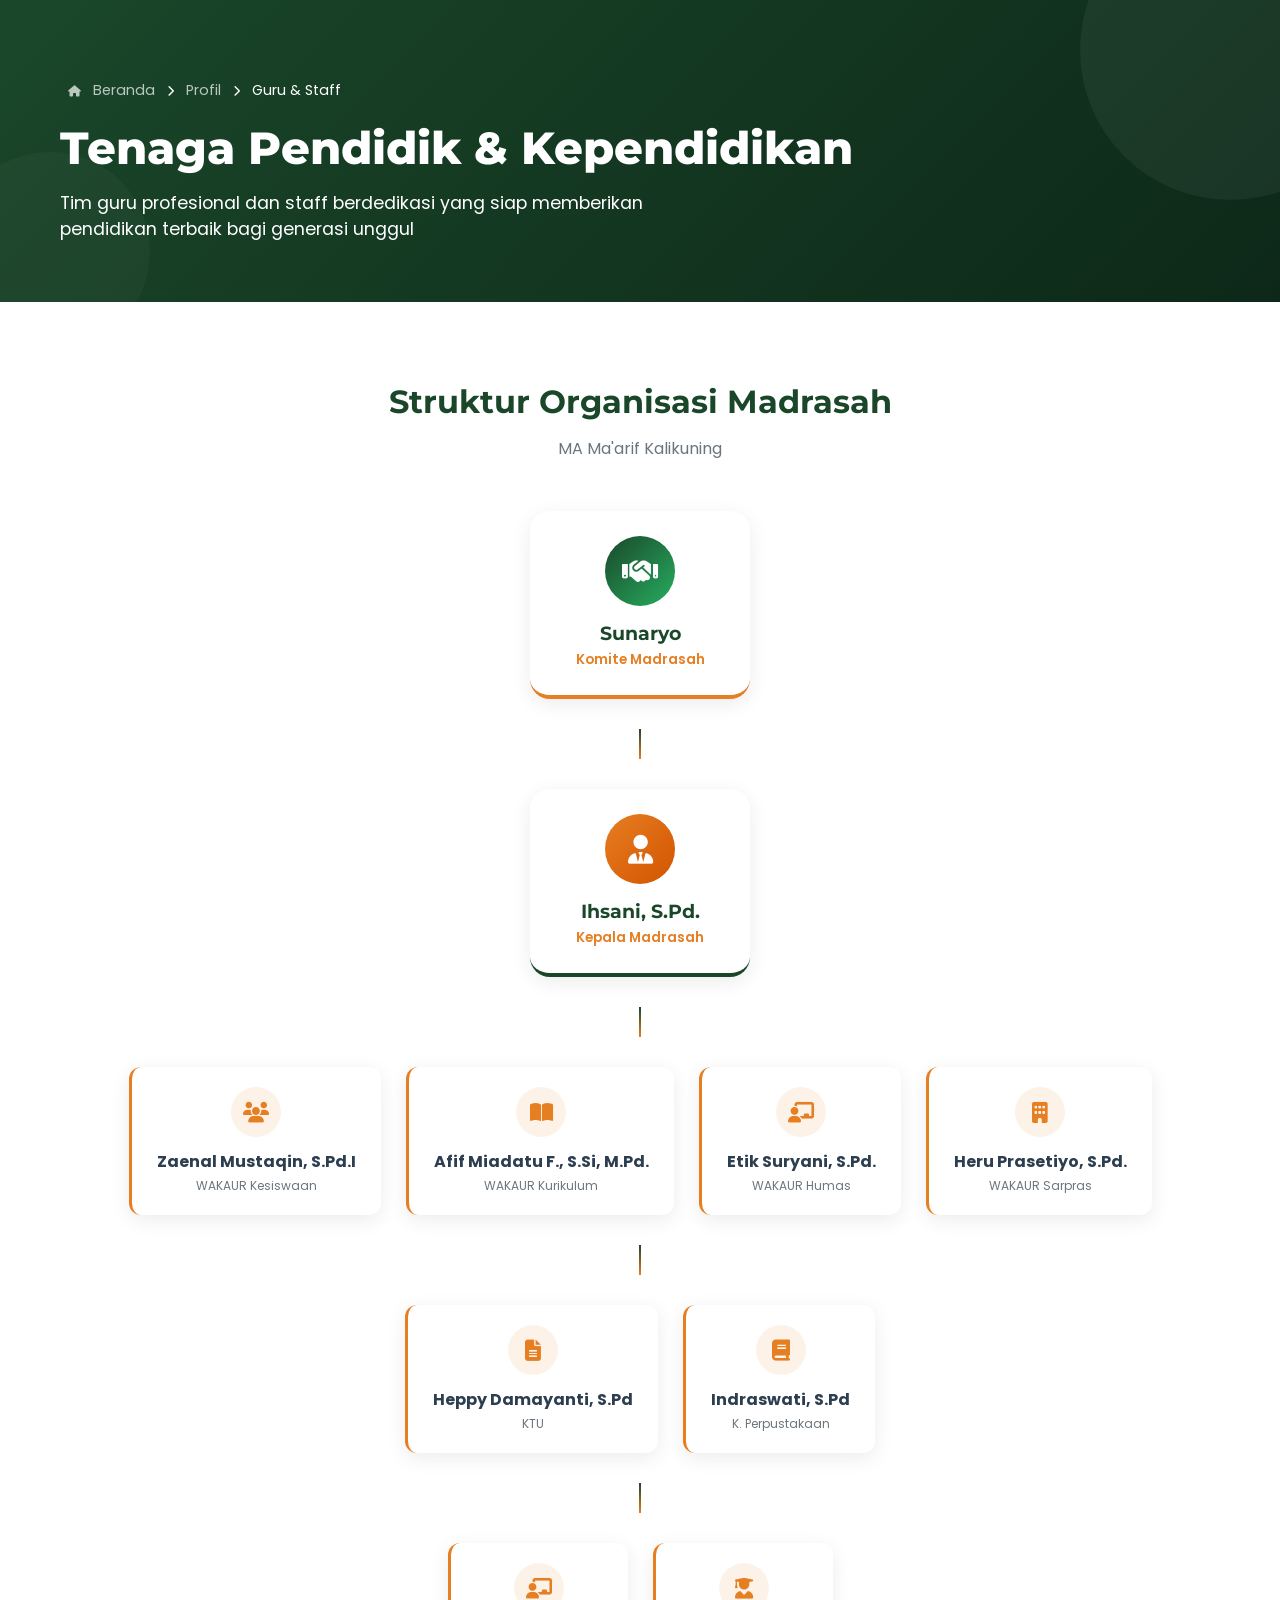
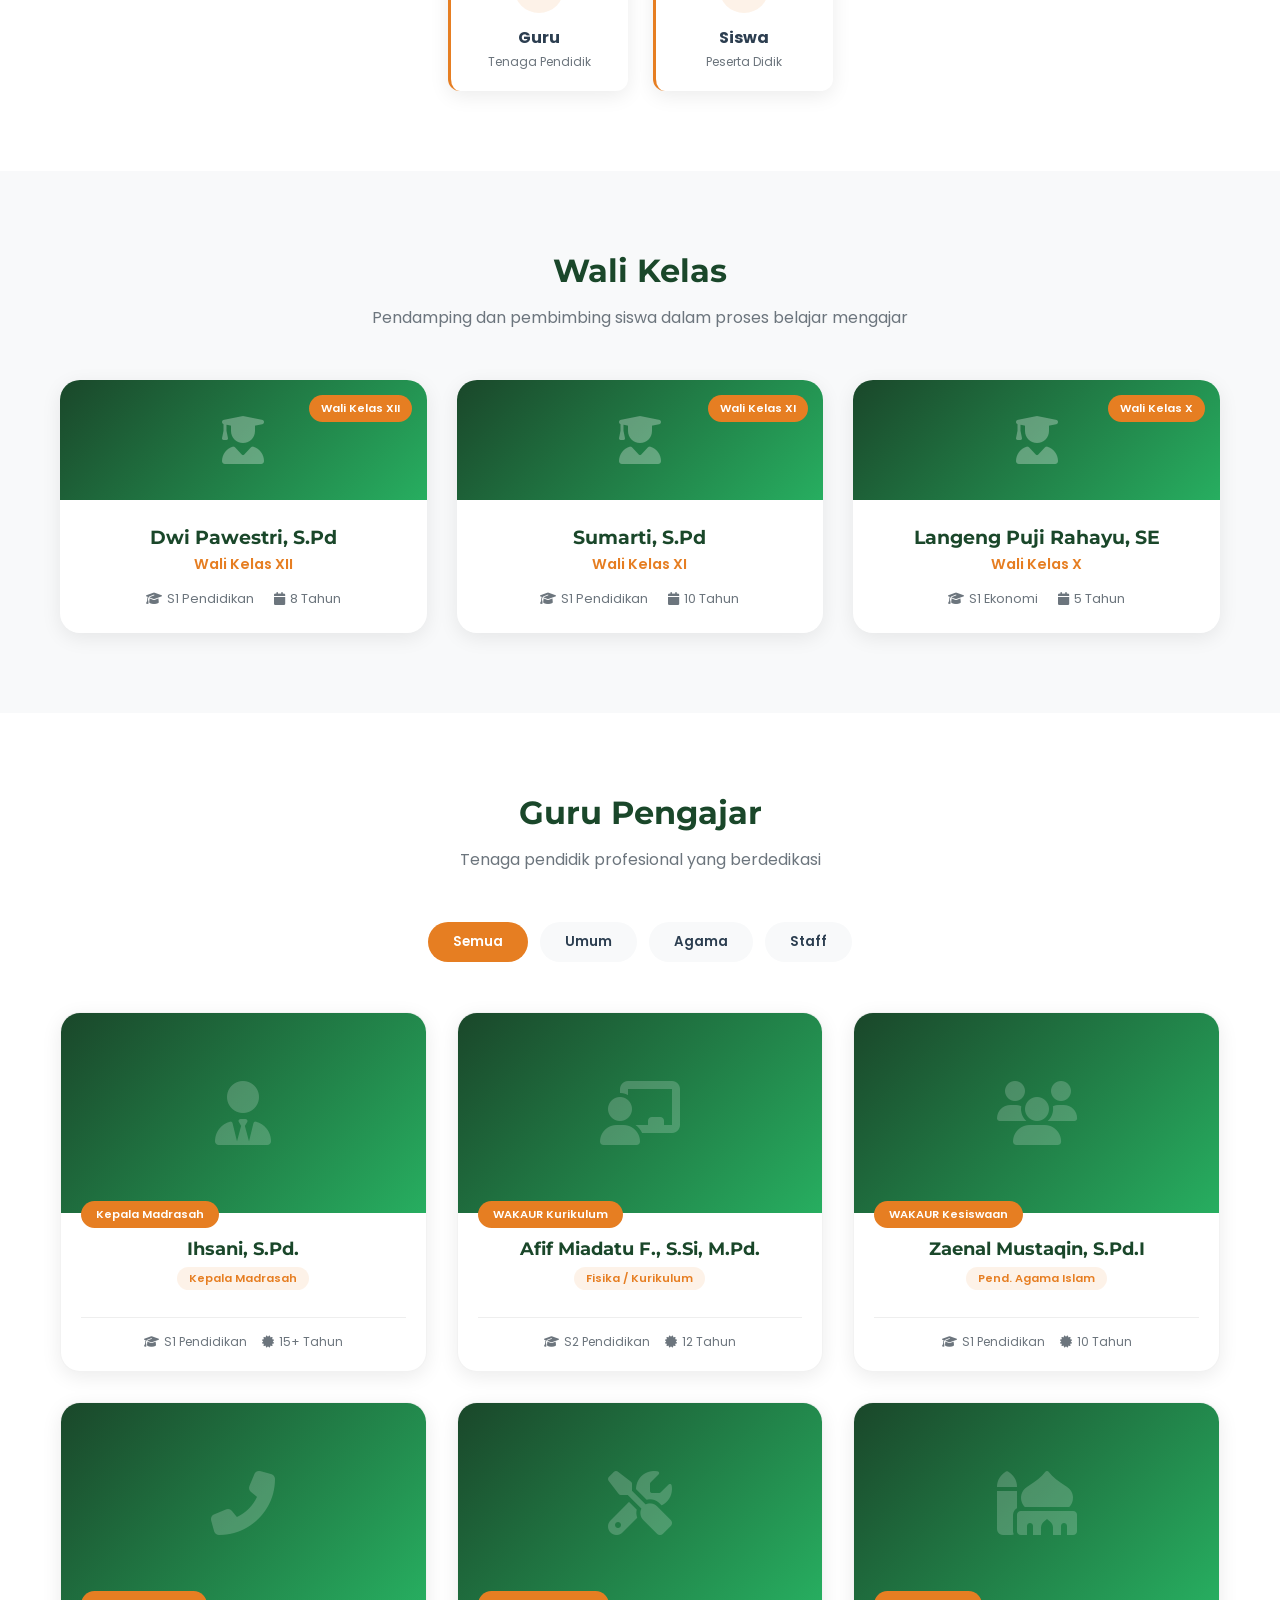
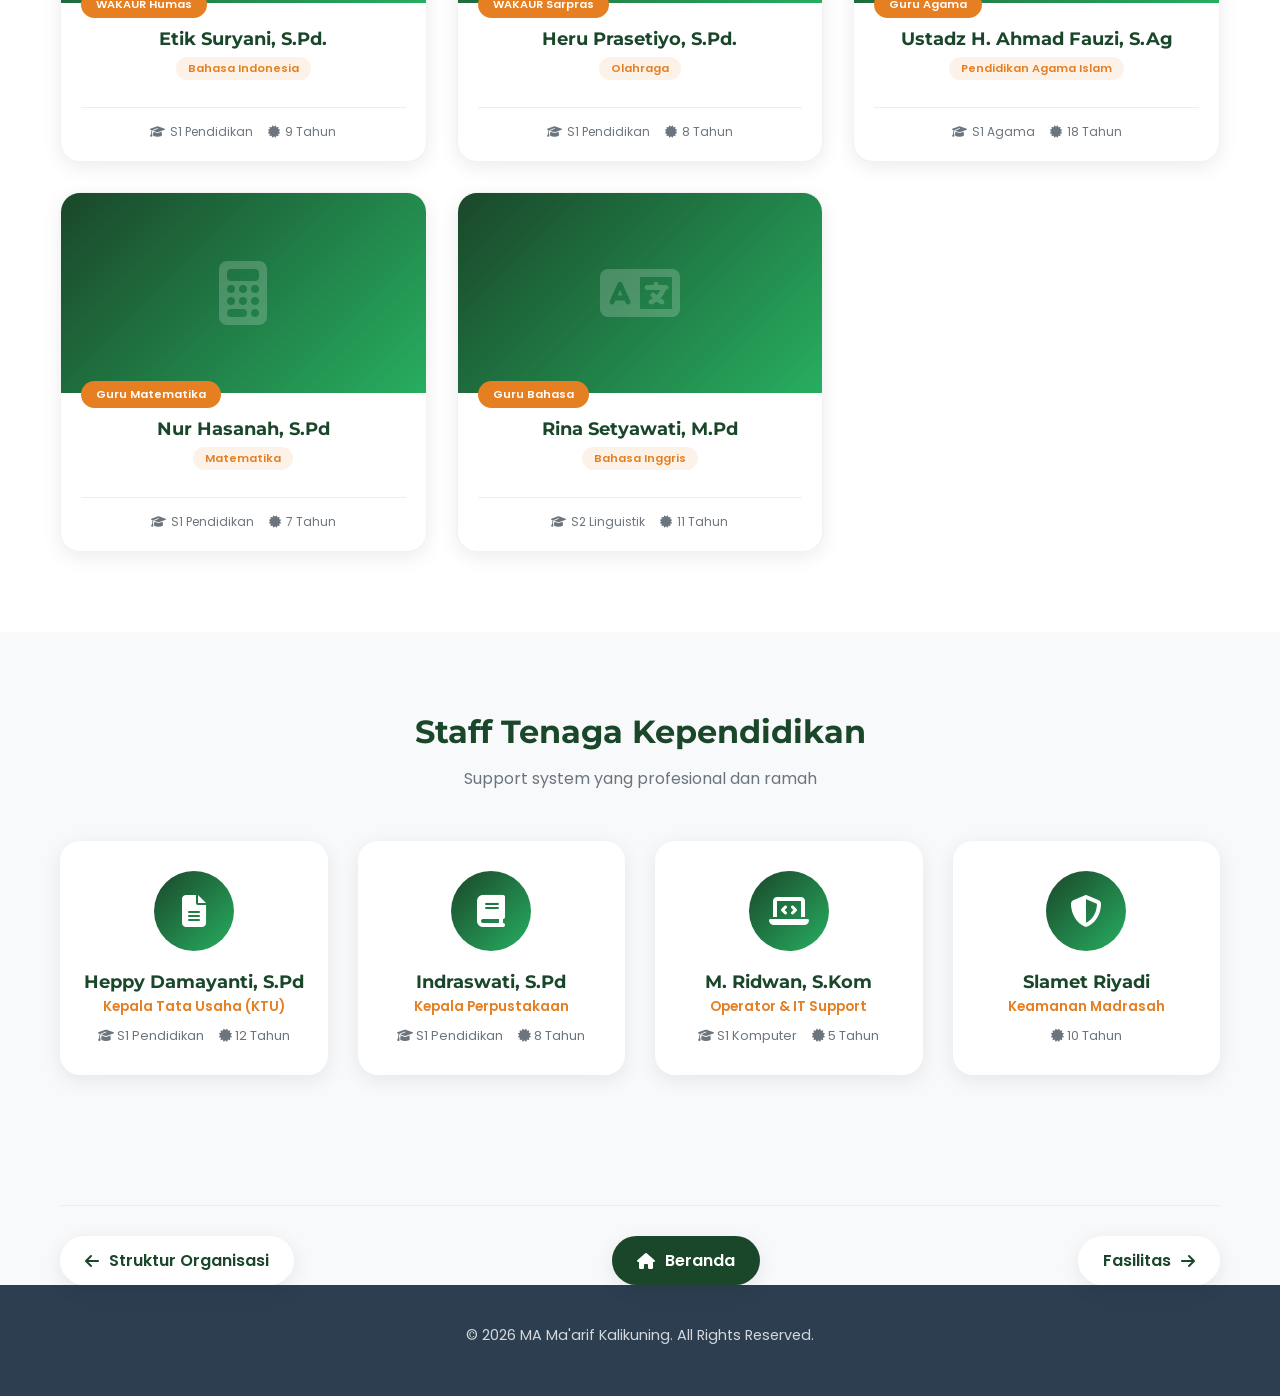
<file: guru.html>
<!DOCTYPE html>
<html lang="id">
<head>
    <meta charset="UTF-8">
    <meta name="viewport" content="width=device-width, initial-scale=1.0">
    <title>Guru & Staff - MA Ma'arif Kalikuning</title>
    
    <!-- Fonts & Icons -->
    <link href="https://fonts.googleapis.com/css2?family=Montserrat:wght@400;500;600;700;800&family=Poppins:wght@300;400;500;600&display=swap" rel="stylesheet">
    <link rel="stylesheet" href="https://cdnjs.cloudflare.com/ajax/libs/font-awesome/6.4.0/css/all.min.css">
    <link rel="stylesheet" href="https://unpkg.com/aos@next/dist/aos.css" />
    
    <style>
        * {
            margin: 0;
            padding: 0;
            box-sizing: border-box;
        }

        :root {
            --primary: #1a472a;
            --primary-dark: #0d2818;
            --secondary: #e67e22;
            --secondary-dark: #d35400;
            --accent: #27ae60;
            --dark: #2c3e50;
            --gray: #6c757d;
            --light: #f8f9fa;
            --white: #ffffff;
            --shadow: 0 5px 20px rgba(0,0,0,0.08);
            --shadow-lg: 0 10px 30px rgba(0,0,0,0.12);
            --radius: 12px;
            --radius-lg: 20px;
        }

        body {
            font-family: 'Poppins', sans-serif;
            color: #333;
            background: var(--light);
            overflow-x: hidden;
        }

        .container {
            max-width: 1200px;
            margin: 0 auto;
            padding: 0 20px;
        }

        /* ===== HEADER ===== */
        .page-header {
            background: linear-gradient(135deg, var(--primary), var(--primary-dark));
            padding: 80px 0 60px;
            color: var(--white);
            position: relative;
            overflow: hidden;
        }

        .page-header::before {
            content: '';
            position: absolute;
            top: 0;
            right: 0;
            width: 300px;
            height: 300px;
            background: rgba(255,255,255,0.05);
            border-radius: 50%;
            transform: translate(100px, -100px);
        }

        .page-header::after {
            content: '';
            position: absolute;
            bottom: 0;
            left: 0;
            width: 200px;
            height: 200px;
            background: rgba(255,255,255,0.03);
            border-radius: 50%;
            transform: translate(-50px, 50px);
        }

        .breadcrumb {
            margin-bottom: 20px;
            font-size: 0.9rem;
        }

        .breadcrumb a {
            color: rgba(255,255,255,0.7);
            text-decoration: none;
            transition: 0.3s;
        }

        .breadcrumb a:hover {
            color: var(--secondary);
        }

        .breadcrumb i {
            margin: 0 8px;
            font-size: 0.7rem;
        }

        .breadcrumb span {
            color: var(--white);
        }

        .page-title {
            font-size: 2.8rem;
            font-weight: 800;
            margin-bottom: 15px;
            font-family: 'Montserrat', sans-serif;
        }

        .page-subtitle {
            font-size: 1.1rem;
            opacity: 0.9;
            max-width: 600px;
        }

        /* ===== STRUCTURE CHART ===== */
        .structure-section {
            padding: 80px 0;
            background: var(--white);
        }

        .section-title {
            text-align: center;
            font-size: 2rem;
            color: var(--primary);
            margin-bottom: 15px;
            font-family: 'Montserrat', sans-serif;
        }

        .section-subtitle {
            text-align: center;
            color: var(--gray);
            margin-bottom: 50px;
        }

        /* Org Chart */
        .org-chart {
            display: flex;
            flex-direction: column;
            align-items: center;
            gap: 30px;
        }

        .org-level {
            display: flex;
            justify-content: center;
            flex-wrap: wrap;
            gap: 30px;
        }

        .org-card {
            background: var(--white);
            border-radius: var(--radius-lg);
            box-shadow: var(--shadow);
            padding: 25px 35px;
            text-align: center;
            transition: all 0.3s;
            border-bottom: 4px solid var(--secondary);
            min-width: 220px;
        }

        .org-card:hover {
            transform: translateY(-5px);
            box-shadow: var(--shadow-lg);
        }

        .org-icon {
            width: 70px;
            height: 70px;
            background: linear-gradient(135deg, var(--primary), var(--accent));
            border-radius: 50%;
            display: flex;
            align-items: center;
            justify-content: center;
            margin: 0 auto 15px;
        }

        .org-icon i {
            font-size: 1.8rem;
            color: var(--white);
        }

        .org-name {
            font-size: 1.2rem;
            font-weight: 700;
            color: var(--primary);
            margin-bottom: 5px;
            font-family: 'Montserrat', sans-serif;
        }

        .org-position {
            font-size: 0.85rem;
            color: var(--secondary);
            font-weight: 600;
        }

        .connector-line {
            width: 2px;
            height: 30px;
            background: linear-gradient(to bottom, var(--primary), var(--secondary));
            margin: 0 auto;
        }

        .org-row {
            display: flex;
            justify-content: center;
            flex-wrap: wrap;
            gap: 25px;
        }

        .org-sub-card {
            background: var(--white);
            border-radius: var(--radius);
            box-shadow: var(--shadow);
            padding: 20px 25px;
            text-align: center;
            min-width: 180px;
            border-left: 3px solid var(--secondary);
            transition: all 0.3s;
        }

        .org-sub-card:hover {
            transform: translateY(-3px);
            box-shadow: var(--shadow-lg);
        }

        .org-sub-icon {
            width: 50px;
            height: 50px;
            background: rgba(230,126,34,0.1);
            border-radius: 50%;
            display: flex;
            align-items: center;
            justify-content: center;
            margin: 0 auto 12px;
        }

        .org-sub-icon i {
            font-size: 1.3rem;
            color: var(--secondary);
        }

        .org-sub-name {
            font-size: 1rem;
            font-weight: 700;
            color: var(--dark);
            margin-bottom: 3px;
        }

        .org-sub-position {
            font-size: 0.75rem;
            color: var(--gray);
        }

        /* ===== WALI KELAS SECTION ===== */
        .walikelas-section {
            padding: 80px 0;
            background: var(--light);
        }

        .walikelas-grid {
            display: grid;
            grid-template-columns: repeat(auto-fit, minmax(280px, 1fr));
            gap: 30px;
            margin-top: 40px;
        }

        .walikelas-card {
            background: var(--white);
            border-radius: var(--radius-lg);
            overflow: hidden;
            box-shadow: var(--shadow);
            transition: all 0.3s;
            position: relative;
        }

        .walikelas-card:hover {
            transform: translateY(-5px);
            box-shadow: var(--shadow-lg);
        }

        .walikelas-badge {
            position: absolute;
            top: 15px;
            right: 15px;
            background: var(--secondary);
            color: var(--white);
            padding: 5px 12px;
            border-radius: 20px;
            font-size: 0.7rem;
            font-weight: 600;
        }

        .walikelas-img {
            height: 120px;
            background: linear-gradient(135deg, var(--primary), var(--accent));
            display: flex;
            align-items: center;
            justify-content: center;
        }

        .walikelas-img i {
            font-size: 3rem;
            color: rgba(255,255,255,0.3);
        }

        .walikelas-info {
            padding: 25px;
            text-align: center;
        }

        .walikelas-info h3 {
            font-size: 1.2rem;
            color: var(--primary);
            margin-bottom: 5px;
            font-family: 'Montserrat', sans-serif;
        }

        .walikelas-info p {
            color: var(--secondary);
            font-weight: 600;
            font-size: 0.9rem;
            margin-bottom: 15px;
        }

        .walikelas-detail {
            display: flex;
            justify-content: center;
            gap: 20px;
            flex-wrap: wrap;
        }

        .walikelas-detail span {
            font-size: 0.8rem;
            color: var(--gray);
            display: flex;
            align-items: center;
            gap: 5px;
        }

        /* ===== GURU SECTION ===== */
        .guru-section {
            padding: 80px 0;
            background: var(--white);
        }

        .filter-buttons {
            display: flex;
            justify-content: center;
            flex-wrap: wrap;
            gap: 12px;
            margin-bottom: 50px;
        }

        .filter-btn {
            padding: 10px 25px;
            background: var(--light);
            border: none;
            border-radius: 30px;
            font-family: 'Poppins', sans-serif;
            font-weight: 600;
            cursor: pointer;
            transition: all 0.3s;
            color: var(--dark);
        }

        .filter-btn:hover, .filter-btn.active {
            background: var(--secondary);
            color: var(--white);
        }

        .guru-grid {
            display: grid;
            grid-template-columns: repeat(auto-fit, minmax(280px, 1fr));
            gap: 30px;
        }

        .guru-card {
            background: var(--white);
            border-radius: var(--radius-lg);
            overflow: hidden;
            box-shadow: var(--shadow);
            transition: all 0.3s;
            border: 1px solid rgba(0,0,0,0.05);
        }

        .guru-card:hover {
            transform: translateY(-5px);
            box-shadow: var(--shadow-lg);
        }

        .guru-img {
            height: 200px;
            background: linear-gradient(135deg, var(--primary), var(--accent));
            display: flex;
            align-items: center;
            justify-content: center;
            position: relative;
        }

        .guru-img i {
            font-size: 4rem;
            color: rgba(255,255,255,0.2);
        }

        .guru-badge {
            position: absolute;
            bottom: -15px;
            left: 20px;
            background: var(--secondary);
            color: var(--white);
            padding: 5px 15px;
            border-radius: 20px;
            font-size: 0.7rem;
            font-weight: 600;
        }

        .guru-info {
            padding: 25px 20px 20px;
            text-align: center;
        }

        .guru-info h3 {
            font-size: 1.1rem;
            color: var(--primary);
            margin-bottom: 5px;
            font-family: 'Montserrat', sans-serif;
        }

        .guru-mapel {
            display: inline-block;
            background: rgba(230,126,34,0.1);
            color: var(--secondary);
            padding: 3px 12px;
            border-radius: 20px;
            font-size: 0.7rem;
            font-weight: 600;
            margin-bottom: 12px;
        }

        .guru-detail {
            margin-top: 15px;
            padding-top: 15px;
            border-top: 1px solid #eee;
            display: flex;
            justify-content: center;
            gap: 15px;
        }

        .guru-detail span {
            font-size: 0.75rem;
            color: var(--gray);
            display: flex;
            align-items: center;
            gap: 5px;
        }

        /* ===== STAFF SECTION ===== */
        .staff-section {
            padding: 80px 0;
            background: var(--light);
        }

        .staff-grid {
            display: grid;
            grid-template-columns: repeat(auto-fit, minmax(250px, 1fr));
            gap: 30px;
            margin-top: 40px;
        }

        .staff-card {
            background: var(--white);
            border-radius: var(--radius-lg);
            padding: 30px 20px;
            text-align: center;
            box-shadow: var(--shadow);
            transition: all 0.3s;
        }

        .staff-card:hover {
            transform: translateY(-5px);
            box-shadow: var(--shadow-lg);
        }

        .staff-icon {
            width: 80px;
            height: 80px;
            background: linear-gradient(135deg, var(--primary), var(--accent));
            border-radius: 50%;
            display: flex;
            align-items: center;
            justify-content: center;
            margin: 0 auto 20px;
        }

        .staff-icon i {
            font-size: 2rem;
            color: var(--white);
        }

        .staff-card h3 {
            font-size: 1.1rem;
            color: var(--primary);
            margin-bottom: 5px;
            font-family: 'Montserrat', sans-serif;
        }

        .staff-position {
            color: var(--secondary);
            font-weight: 600;
            font-size: 0.85rem;
            margin-bottom: 10px;
        }

        .staff-detail {
            font-size: 0.8rem;
            color: var(--gray);
            display: flex;
            justify-content: center;
            gap: 15px;
            flex-wrap: wrap;
        }

        /* ===== STATISTIK ===== */
        .stats-section {
            padding: 60px 0;
            background: linear-gradient(135deg, var(--primary), var(--primary-dark));
            color: var(--white);
        }

        .stats-grid {
            display: grid;
            grid-template-columns: repeat(auto-fit, minmax(200px, 1fr));
            gap: 30px;
            text-align: center;
        }

        .stat-card {
            padding: 20px;
        }

        .stat-number {
            font-size: 2.5rem;
            font-weight: 800;
            font-family: 'Montserrat', sans-serif;
        }

        .stat-label {
            font-size: 0.9rem;
            opacity: 0.8;
        }

        /* ===== NAVIGASI ===== */
        .detail-navigation {
            display: flex;
            justify-content: space-between;
            align-items: center;
            flex-wrap: wrap;
            gap: 15px;
            margin-top: 50px;
            padding-top: 30px;
            border-top: 1px solid #eee;
        }

        .nav-button {
            display: inline-flex;
            align-items: center;
            gap: 10px;
            padding: 12px 25px;
            background: var(--white);
            border-radius: 30px;
            text-decoration: none;
            color: var(--primary);
            font-weight: 600;
            transition: all 0.3s;
            box-shadow: var(--shadow);
        }

        .nav-button:hover {
            background: var(--secondary);
            color: var(--white);
            transform: translateY(-2px);
        }

        .nav-button.home {
            background: var(--primary);
            color: var(--white);
        }

        .nav-button.home:hover {
            background: var(--secondary);
        }

        /* ===== FOOTER ===== */
        .footer {
            background: var(--dark);
            color: var(--white);
            padding: 40px 0;
            text-align: center;
        }

        .footer p {
            margin-bottom: 10px;
            opacity: 0.8;
            font-size: 0.9rem;
        }

        /* ===== RESPONSIVE ===== */
        @media (max-width: 992px) {
            .page-title { font-size: 2rem; }
            .org-card { min-width: 180px; padding: 20px; }
        }

        @media (max-width: 768px) {
            .page-header { padding: 50px 0 40px; }
            .page-title { font-size: 1.8rem; }
            .org-row { gap: 15px; }
            .org-sub-card { min-width: 150px; }
            .detail-navigation { flex-direction: column; }
            .nav-button { width: 100%; justify-content: center; }
        }
    </style>
</head>
<body>
    <!-- ===== HEADER ===== -->
    <header class="page-header">
        <div class="container">
            <div class="breadcrumb" data-aos="fade-right">
                <a href="../index.html"><i class="fas fa-home"></i> Beranda</a>
                <i class="fas fa-chevron-right"></i>
                <a href="#">Profil</a>
                <i class="fas fa-chevron-right"></i>
                <span>Guru & Staff</span>
            </div>
            <h1 class="page-title" data-aos="fade-up">Tenaga Pendidik & Kependidikan</h1>
            <p class="page-subtitle" data-aos="fade-up" data-aos-delay="100">
                Tim guru profesional dan staff berdedikasi yang siap memberikan pendidikan terbaik bagi generasi unggul
            </p>
        </div>
    </header>

    <main>
        <!-- ===== STRUKTUR ORGANISASI ===== -->
        <section class="structure-section">
            <div class="container">
                <h2 class="section-title" data-aos="fade-up">Struktur Organisasi Madrasah</h2>
                <p class="section-subtitle" data-aos="fade-up" data-aos-delay="100">MA Ma'arif Kalikuning</p>

                <div class="org-chart" data-aos="fade-up" data-aos-delay="200">
                    <!-- Komite & Kepala Madrasah -->
                    <div class="org-level">
                        <div class="org-card">
                            <div class="org-icon">
                                <i class="fas fa-handshake"></i>
                            </div>
                            <div class="org-name">Sunaryo</div>
                            <div class="org-position">Komite Madrasah</div>
                        </div>
                    </div>

                    <div class="connector-line"></div>

                    <div class="org-level">
                        <div class="org-card" style="border-bottom-color: var(--primary);">
                            <div class="org-icon" style="background: linear-gradient(135deg, var(--secondary), var(--secondary-dark));">
                                <i class="fas fa-user-tie"></i>
                            </div>
                            <div class="org-name">Ihsani, S.Pd.</div>
                            <div class="org-position">Kepala Madrasah</div>
                        </div>
                    </div>

                    <div class="connector-line"></div>

                    <!-- WAKAUR (3 posisi) -->
                    <div class="org-row">
                        <div class="org-sub-card">
                            <div class="org-sub-icon">
                                <i class="fas fa-users"></i>
                            </div>
                            <div class="org-sub-name">Zaenal Mustaqin, S.Pd.I</div>
                            <div class="org-sub-position">WAKAUR Kesiswaan</div>
                        </div>
                        <div class="org-sub-card">
                            <div class="org-sub-icon">
                                <i class="fas fa-book-open"></i>
                            </div>
                            <div class="org-sub-name">Afif Miadatu F., S.Si, M.Pd.</div>
                            <div class="org-sub-position">WAKAUR Kurikulum</div>
                        </div>
                        <div class="org-sub-card">
                            <div class="org-sub-icon">
                                <i class="fas fa-chalkboard-user"></i>
                            </div>
                            <div class="org-sub-name">Etik Suryani, S.Pd.</div>
                            <div class="org-sub-position">WAKAUR Humas</div>
                        </div>
                        <div class="org-sub-card">
                            <div class="org-sub-icon">
                                <i class="fas fa-building"></i>
                            </div>
                            <div class="org-sub-name">Heru Prasetiyo, S.Pd.</div>
                            <div class="org-sub-position">WAKAUR Sarpras</div>
                        </div>
                    </div>

                    <div class="connector-line"></div>

                    <!-- KTU & Perpustakaan -->
                    <div class="org-row">
                        <div class="org-sub-card">
                            <div class="org-sub-icon">
                                <i class="fas fa-file-alt"></i>
                            </div>
                            <div class="org-sub-name">Heppy Damayanti, S.Pd</div>
                            <div class="org-sub-position">KTU</div>
                        </div>
                        <div class="org-sub-card">
                            <div class="org-sub-icon">
                                <i class="fas fa-book"></i>
                            </div>
                            <div class="org-sub-name">Indraswati, S.Pd</div>
                            <div class="org-sub-position">K. Perpustakaan</div>
                        </div>
                    </div>

                    <div class="connector-line"></div>

                    <!-- Guru & Staff -->
                    <div class="org-row">
                        <div class="org-sub-card">
                            <div class="org-sub-icon">
                                <i class="fas fa-chalkboard-user"></i>
                            </div>
                            <div class="org-sub-name">Guru</div>
                            <div class="org-sub-position">Tenaga Pendidik</div>
                        </div>
                        <div class="org-sub-card">
                            <div class="org-sub-icon">
                                <i class="fas fa-user-graduate"></i>
                            </div>
                            <div class="org-sub-name">Siswa</div>
                            <div class="org-sub-position">Peserta Didik</div>
                        </div>
                    </div>
                </div>
            </div>
        </section>

        <!-- ===== WALI KELAS ===== -->
        <section class="walikelas-section">
            <div class="container">
                <h2 class="section-title" data-aos="fade-up">Wali Kelas</h2>
                <p class="section-subtitle" data-aos="fade-up" data-aos-delay="100">Pendamping dan pembimbing siswa dalam proses belajar mengajar</p>

                <div class="walikelas-grid" data-aos="fade-up" data-aos-delay="200">
                    <div class="walikelas-card">
                        <div class="walikelas-badge">Wali Kelas XII</div>
                        <div class="walikelas-img">
                            <i class="fas fa-user-graduate"></i>
                        </div>
                        <div class="walikelas-info">
                            <h3>Dwi Pawestri, S.Pd</h3>
                            <p>Wali Kelas XII</p>
                            <div class="walikelas-detail">
                                <span><i class="fas fa-graduation-cap"></i> S1 Pendidikan</span>
                                <span><i class="fas fa-calendar"></i> 8 Tahun</span>
                            </div>
                        </div>
                    </div>

                    <div class="walikelas-card">
                        <div class="walikelas-badge">Wali Kelas XI</div>
                        <div class="walikelas-img">
                            <i class="fas fa-user-graduate"></i>
                        </div>
                        <div class="walikelas-info">
                            <h3>Sumarti, S.Pd</h3>
                            <p>Wali Kelas XI</p>
                            <div class="walikelas-detail">
                                <span><i class="fas fa-graduation-cap"></i> S1 Pendidikan</span>
                                <span><i class="fas fa-calendar"></i> 10 Tahun</span>
                            </div>
                        </div>
                    </div>

                    <div class="walikelas-card">
                        <div class="walikelas-badge">Wali Kelas X</div>
                        <div class="walikelas-img">
                            <i class="fas fa-user-graduate"></i>
                        </div>
                        <div class="walikelas-info">
                            <h3>Langeng Puji Rahayu, SE</h3>
                            <p>Wali Kelas X</p>
                            <div class="walikelas-detail">
                                <span><i class="fas fa-graduation-cap"></i> S1 Ekonomi</span>
                                <span><i class="fas fa-calendar"></i> 5 Tahun</span>
                            </div>
                        </div>
                    </div>
                </div>
            </div>
        </section>

        <!-- ===== GURU PENGAJAR ===== -->
        <section class="guru-section">
            <div class="container">
                <h2 class="section-title" data-aos="fade-up">Guru Pengajar</h2>
                <p class="section-subtitle" data-aos="fade-up" data-aos-delay="100">Tenaga pendidik profesional yang berdedikasi</p>

                <div class="filter-buttons" data-aos="fade-up" data-aos-delay="150">
                    <button class="filter-btn active" data-filter="all">Semua</button>
                    <button class="filter-btn" data-filter="umum">Umum</button>
                    <button class="filter-btn" data-filter="agama">Agama</button>
                    <button class="filter-btn" data-filter="staff">Staff</button>
                </div>

                <div class="guru-grid" id="guruGrid" data-aos="fade-up" data-aos-delay="200">
                    <!-- Guru 1 - Kepala Madrasah -->
                    <div class="guru-card" data-category="umum">
                        <div class="guru-img">
                            <i class="fas fa-user-tie"></i>
                            <span class="guru-badge">Kepala Madrasah</span>
                        </div>
                        <div class="guru-info">
                            <h3>Ihsani, S.Pd.</h3>
                            <span class="guru-mapel">Kepala Madrasah</span>
                            <div class="guru-detail">
                                <span><i class="fas fa-graduation-cap"></i> S1 Pendidikan</span>
                                <span><i class="fas fa-certificate"></i> 15+ Tahun</span>
                            </div>
                        </div>
                    </div>

                    <!-- Guru 2 - WAKAUR Kurikulum -->
                    <div class="guru-card" data-category="umum">
                        <div class="guru-img">
                            <i class="fas fa-chalkboard-user"></i>
                            <span class="guru-badge">WAKAUR Kurikulum</span>
                        </div>
                        <div class="guru-info">
                            <h3>Afif Miadatu F., S.Si, M.Pd.</h3>
                            <span class="guru-mapel">Fisika / Kurikulum</span>
                            <div class="guru-detail">
                                <span><i class="fas fa-graduation-cap"></i> S2 Pendidikan</span>
                                <span><i class="fas fa-certificate"></i> 12 Tahun</span>
                            </div>
                        </div>
                    </div>

                    <!-- Guru 3 - WAKAUR Kesiswaan -->
                    <div class="guru-card" data-category="umum">
                        <div class="guru-img">
                            <i class="fas fa-users"></i>
                            <span class="guru-badge">WAKAUR Kesiswaan</span>
                        </div>
                        <div class="guru-info">
                            <h3>Zaenal Mustaqin, S.Pd.I</h3>
                            <span class="guru-mapel">Pend. Agama Islam</span>
                            <div class="guru-detail">
                                <span><i class="fas fa-graduation-cap"></i> S1 Pendidikan</span>
                                <span><i class="fas fa-certificate"></i> 10 Tahun</span>
                            </div>
                        </div>
                    </div>

                    <!-- Guru 4 - WAKAUR Humas -->
                    <div class="guru-card" data-category="umum">
                        <div class="guru-img">
                            <i class="fas fa-phone-alt"></i>
                            <span class="guru-badge">WAKAUR Humas</span>
                        </div>
                        <div class="guru-info">
                            <h3>Etik Suryani, S.Pd.</h3>
                            <span class="guru-mapel">Bahasa Indonesia</span>
                            <div class="guru-detail">
                                <span><i class="fas fa-graduation-cap"></i> S1 Pendidikan</span>
                                <span><i class="fas fa-certificate"></i> 9 Tahun</span>
                            </div>
                        </div>
                    </div>

                    <!-- Guru 5 - WAKAUR Sarpras -->
                    <div class="guru-card" data-category="umum">
                        <div class="guru-img">
                            <i class="fas fa-tools"></i>
                            <span class="guru-badge">WAKAUR Sarpras</span>
                        </div>
                        <div class="guru-info">
                            <h3>Heru Prasetiyo, S.Pd.</h3>
                            <span class="guru-mapel">Olahraga</span>
                            <div class="guru-detail">
                                <span><i class="fas fa-graduation-cap"></i> S1 Pendidikan</span>
                                <span><i class="fas fa-certificate"></i> 8 Tahun</span>
                            </div>
                        </div>
                    </div>

                    <!-- Guru 6 - Agama -->
                    <div class="guru-card" data-category="agama">
                        <div class="guru-img">
                            <i class="fas fa-mosque"></i>
                            <span class="guru-badge">Guru Agama</span>
                        </div>
                        <div class="guru-info">
                            <h3>Ustadz H. Ahmad Fauzi, S.Ag</h3>
                            <span class="guru-mapel">Pendidikan Agama Islam</span>
                            <div class="guru-detail">
                                <span><i class="fas fa-graduation-cap"></i> S1 Agama</span>
                                <span><i class="fas fa-certificate"></i> 18 Tahun</span>
                            </div>
                        </div>
                    </div>

                    <!-- Guru 7 - Matematika -->
                    <div class="guru-card" data-category="umum">
                        <div class="guru-img">
                            <i class="fas fa-calculator"></i>
                            <span class="guru-badge">Guru Matematika</span>
                        </div>
                        <div class="guru-info">
                            <h3>Nur Hasanah, S.Pd</h3>
                            <span class="guru-mapel">Matematika</span>
                            <div class="guru-detail">
                                <span><i class="fas fa-graduation-cap"></i> S1 Pendidikan</span>
                                <span><i class="fas fa-certificate"></i> 7 Tahun</span>
                            </div>
                        </div>
                    </div>

                    <!-- Guru 8 - Bahasa Inggris -->
                    <div class="guru-card" data-category="umum">
                        <div class="guru-img">
                            <i class="fas fa-language"></i>
                            <span class="guru-badge">Guru Bahasa</span>
                        </div>
                        <div class="guru-info">
                            <h3>Rina Setyawati, M.Pd</h3>
                            <span class="guru-mapel">Bahasa Inggris</span>
                            <div class="guru-detail">
                                <span><i class="fas fa-graduation-cap"></i> S2 Linguistik</span>
                                <span><i class="fas fa-certificate"></i> 11 Tahun</span>
                            </div>
                        </div>
                    </div>
                </div>
            </div>
        </section>

        <!-- ===== STAFF TENAGA KEPENDIDIKAN ===== -->
        <section class="staff-section">
            <div class="container">
                <h2 class="section-title" data-aos="fade-up">Staff Tenaga Kependidikan</h2>
                <p class="section-subtitle" data-aos="fade-up" data-aos-delay="100">Support system yang profesional dan ramah</p>

                <div class="staff-grid" data-aos="fade-up" data-aos-delay="200">
                    <div class="staff-card">
                        <div class="staff-icon">
                            <i class="fas fa-file-alt"></i>
                        </div>
                        <h3>Heppy Damayanti, S.Pd</h3>
                        <p class="staff-position">Kepala Tata Usaha (KTU)</p>
                        <div class="staff-detail">
                            <span><i class="fas fa-graduation-cap"></i> S1 Pendidikan</span>
                            <span><i class="fas fa-certificate"></i> 12 Tahun</span>
                        </div>
                    </div>

                    <div class="staff-card">
                        <div class="staff-icon">
                            <i class="fas fa-book"></i>
                        </div>
                        <h3>Indraswati, S.Pd</h3>
                        <p class="staff-position">Kepala Perpustakaan</p>
                        <div class="staff-detail">
                            <span><i class="fas fa-graduation-cap"></i> S1 Pendidikan</span>
                            <span><i class="fas fa-certificate"></i> 8 Tahun</span>
                        </div>
                    </div>

                    <div class="staff-card">
                        <div class="staff-icon">
                            <i class="fas fa-laptop-code"></i>
                        </div>
                        <h3>M. Ridwan, S.Kom</h3>
                        <p class="staff-position">Operator & IT Support</p>
                        <div class="staff-detail">
                            <span><i class="fas fa-graduation-cap"></i> S1 Komputer</span>
                            <span><i class="fas fa-certificate"></i> 5 Tahun</span>
                        </div>
                    </div>

                    <div class="staff-card">
                        <div class="staff-icon">
                            <i class="fas fa-shield-alt"></i>
                        </div>
                        <h3>Slamet Riyadi</h3>
                        <p class="staff-position">Keamanan Madrasah</p>
                        <div class="staff-detail">
                            <span><i class="fas fa-certificate"></i> 10 Tahun</span>
                        </div>
                    </div>
                </div>
            </div>
        </section>

        <!-- ===== NAVIGASI ===== -->
        <div class="container">
            <div class="detail-navigation" data-aos="fade-up">
                <a href="struktur.html" class="nav-button prev">
                    <i class="fas fa-arrow-left"></i> Struktur Organisasi
                </a>
                <a href="../index.html" class="nav-button home">
                    <i class="fas fa-home"></i> Beranda
                </a>
                <a href="fasilitas.html" class="nav-button next">
                    Fasilitas <i class="fas fa-arrow-right"></i>
                </a>
            </div>
        </div>
    </main>

    <!-- ===== FOOTER ===== -->
    <footer class="footer">
        <div class="container">
            <p>&copy; 2026 MA Ma'arif Kalikuning. All Rights Reserved.</p>
            
        </div>
    </footer>

    <!-- ===== SCRIPTS ===== -->
    <script src="https://unpkg.com/aos@next/dist/aos.js"></script>
    <script>
        AOS.init({
            duration: 800,
            once: true
        });

        // Filter functionality
        const filterBtns = document.querySelectorAll('.filter-btn');
        const guruCards = document.querySelectorAll('.guru-card');

        filterBtns.forEach(btn => {
            btn.addEventListener('click', () => {
                // Update active button
                filterBtns.forEach(b => b.classList.remove('active'));
                btn.classList.add('active');

                const filter = btn.getAttribute('data-filter');

                guruCards.forEach(card => {
                    if (filter === 'all' || card.getAttribute('data-category') === filter) {
                        card.style.display = 'block';
                    } else {
                        card.style.display = 'none';
                    }
                });
            });
        });
    </script>
</body>
</html>
</file>
